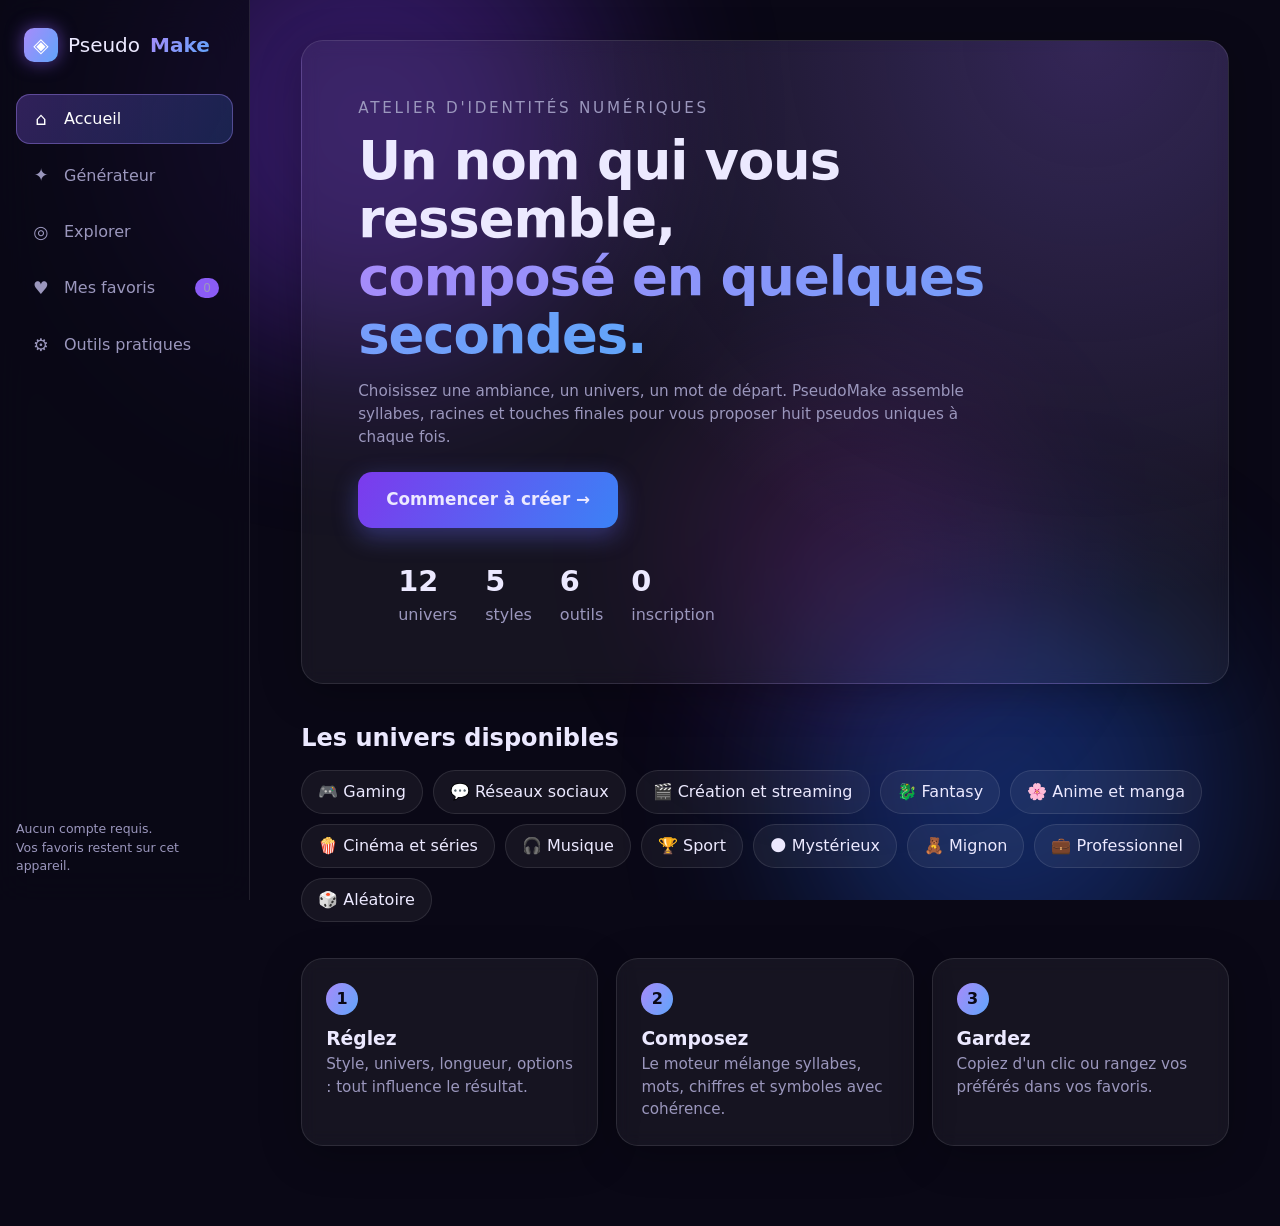
<file: index.html>
<!DOCTYPE html>
<html lang="fr">
<head>
<meta charset="UTF-8">
<meta name="viewport" content="width=device-width, initial-scale=1">
<title>PseudoMake — Votre identité, composée sur mesure</title>
<meta name="description" content="PseudoMake compose des pseudos originaux pour le jeu, les réseaux, le streaming, la fantasy et plus encore.">
<link rel="stylesheet" href="style.css">
</head>
<body>
<div class="bg"><span class="orb o1"></span><span class="orb o2"></span><span class="orb o3"></span></div>

<header class="topbar">
  <button class="brand" data-view="home" aria-label="Accueil PseudoMake"><span class="logo">◈</span>Pseudo<b>Make</b></button>
  <button id="menuBtn" class="icon-btn" aria-label="Menu">☰</button>
</header>

<aside class="sidebar" id="sidebar">
  <button class="brand" data-view="home"><span class="logo">◈</span>Pseudo<b>Make</b></button>
  <nav>
    <button class="nav-btn" data-view="home"><span>⌂</span>Accueil</button>
    <button class="nav-btn" data-view="generator"><span>✦</span>Générateur</button>
    <button class="nav-btn" data-view="explore"><span>◎</span>Explorer</button>
    <button class="nav-btn" data-view="favorites"><span>♥</span>Mes favoris <em id="favCount">0</em></button>
    <button class="nav-btn" data-view="tools"><span>⚙</span>Outils pratiques</button>
  </nav>
  <p class="side-foot">Aucun compte requis.<br>Vos favoris restent sur cet appareil.</p>
</aside>

<main>
  <!-- ACCUEIL -->
  <section class="view" id="view-home">
    <div class="hero card">
      <p class="eyebrow">Atelier d'identités numériques</p>
      <h1>Un nom qui vous ressemble,<br><span class="grad">composé en quelques secondes.</span></h1>
      <p class="lead">Choisissez une ambiance, un univers, un mot de départ. PseudoMake assemble syllabes, racines et touches finales pour vous proposer huit pseudos uniques à chaque fois.</p>
      <button class="btn primary big" id="startBtn">Commencer à créer →</button>
      <ul class="stats">
        <li><b>12</b> univers</li><li><b>5</b> styles</li><li><b>6</b> outils</li><li><b>0</b> inscription</li>
      </ul>
    </div>
    <h2>Les univers disponibles</h2>
    <div class="chips" id="homeUniverses"></div>
    <div class="grid3 steps">
      <div class="card"><span class="step">1</span><h3>Réglez</h3><p>Style, univers, longueur, options : tout influence le résultat.</p></div>
      <div class="card"><span class="step">2</span><h3>Composez</h3><p>Le moteur mélange syllabes, mots, chiffres et symboles avec cohérence.</p></div>
      <div class="card"><span class="step">3</span><h3>Gardez</h3><p>Copiez d'un clic ou rangez vos préférés dans vos favoris.</p></div>
    </div>
  </section>

  <!-- GÉNÉRATEUR -->
  <section class="view" id="view-generator">
    <h1 class="page-title">Générateur</h1>
    <div class="gen-layout">
      <form class="card settings" id="genForm" autocomplete="off">
        <fieldset><legend>Style</legend><div class="pills" id="styleList"></div></fieldset>
        <fieldset><legend>Univers</legend><div class="pills" id="universeList"></div></fieldset>
        <fieldset><legend>Mot personnalisé <small>(facultatif)</small></legend>
          <input type="text" id="customWord" maxlength="14" placeholder="Prénom, surnom, expression…">
        </fieldset>
        <fieldset><legend>Longueur</legend>
          <div class="pills" id="lengthPresets">
            <button type="button" class="pill" data-min="4" data-max="8">Court</button>
            <button type="button" class="pill active" data-min="7" data-max="12">Moyen</button>
            <button type="button" class="pill" data-min="11" data-max="20">Long</button>
          </div>
          <details class="adv"><summary>Réglage précis</summary>
            <label>Minimum : <b id="minVal">7</b> car.<input type="range" id="minLen" min="4" max="20" value="7"></label>
            <label>Maximum : <b id="maxVal">12</b> car.<input type="range" id="maxLen" min="4" max="20" value="12"></label>
          </details>
        </fieldset>
        <fieldset><legend>Options</legend>
          <label class="switch"><input type="checkbox" id="optDigits" checked><i></i>Chiffres</label>
          <label class="switch"><input type="checkbox" id="optSymbols"><i></i>Symboles</label>
          <label class="switch"><input type="checkbox" id="optPron"><i></i>Prononçable</label>
        </fieldset>
        <button type="submit" class="btn primary big" id="genBtn">✦ Générer 8 pseudos</button>
      </form>
      <div class="results-wrap">
        <div class="composing" id="composing" hidden><span></span><span></span><span></span> Composition en cours…</div>
        <div class="empty card" id="resultsEmpty"><div class="big-ico">✦</div><h3>Vos pseudos apparaîtront ici</h3><p>Réglez vos préférences puis lancez la composition.</p></div>
        <div class="results" id="results"></div>
      </div>
    </div>
  </section>

  <!-- EXPLORER -->
  <section class="view" id="view-explore">
    <h1 class="page-title">Explorer les univers</h1>
    <p class="lead">Touchez une carte : l'univers est sélectionné et une première composition démarre.</p>
    <div class="grid3" id="exploreGrid"></div>
  </section>

  <!-- FAVORIS -->
  <section class="view" id="view-favorites">
    <div class="row-between"><h1 class="page-title">Mes favoris</h1><button class="btn ghost" id="clearFavs">Tout effacer</button></div>
    <div class="favs" id="favList"></div>
    <div class="empty card" id="favEmpty"><div class="big-ico">♡</div><h3>Aucun favori pour l'instant</h3><p>Appuyez sur le cœur d'un pseudo pour le retrouver ici.</p><button class="btn primary" data-view="generator">Créer un pseudo</button></div>
  </section>

  <!-- OUTILS -->
  <section class="view" id="view-tools">
    <h1 class="page-title">Outils pratiques</h1>
    <div class="tabs" id="toolTabs">
      <button class="pill active" data-tool="symbols">Symboles</button>
      <button class="pill" data-tool="fancy">Texte stylé</button>
      <button class="pill" data-tool="emojis">Emojis</button>
      <button class="pill" data-tool="password">Mot de passe</button>
      <button class="pill" data-tool="decor">Styliser un pseudo</button>
      <button class="pill" data-tool="tester">Testeur</button>
    </div>

    <div class="card tool" id="tool-symbols"><div id="symbolBox"></div></div>

    <div class="card tool" id="tool-fancy" hidden>
      <input type="text" id="fancyInput" placeholder="Saisissez votre texte…" maxlength="40">
      <div class="list" id="fancyOut"></div>
    </div>

    <div class="card tool" id="tool-emojis" hidden><div id="emojiBox"></div></div>

    <div class="card tool" id="tool-password" hidden>
      <div class="pwd-out"><code id="pwdOut">—</code><button class="btn ghost" id="pwdCopy">Copier</button></div>
      <label>Longueur : <b id="pwdLenVal">16</b><input type="range" id="pwdLen" min="6" max="48" value="16"></label>
      <label class="switch"><input type="checkbox" id="pwdUp" checked><i></i>Majuscules</label>
      <label class="switch"><input type="checkbox" id="pwdLow" checked><i></i>Minuscules</label>
      <label class="switch"><input type="checkbox" id="pwdNum" checked><i></i>Chiffres</label>
      <label class="switch"><input type="checkbox" id="pwdSym" checked><i></i>Symboles</label>
      <button class="btn primary" id="pwdGen">Générer</button>
    </div>

    <div class="card tool" id="tool-decor" hidden>
      <input type="text" id="decorInput" placeholder="Votre pseudo existant…" maxlength="24">
      <div class="list" id="decorOut"></div>
    </div>

    <div class="card tool" id="tool-tester" hidden>
      <input type="text" id="testInput" placeholder="Testez un pseudo…" maxlength="30">
      <div id="testOut" class="test-out"></div>
    </div>
  </section>
</main>

<div class="toast" id="toast" role="status" aria-live="polite"></div>
<div class="scrim" id="scrim"></div>
<script src="app.js"></script>
</body>
</html>
</file>
<file: style.css>
:root{--bg:#0a0816;--card:rgba(255,255,255,.05);--line:rgba(255,255,255,.1);--txt:#ece9ff;--mute:#9b97bd;--v:#8b5cf6;--b:#3b82f6;--grad:linear-gradient(120deg,#a78bfa,#60a5fa);--side:250px}
*{box-sizing:border-box;margin:0}
html{scroll-behavior:smooth}
body{font-family:system-ui,-apple-system,"Segoe UI",sans-serif;background:var(--bg);color:var(--txt);min-height:100vh;line-height:1.5;overflow-x:hidden}
button,input{font:inherit;color:inherit}
button{cursor:pointer;border:0;background:none}
[hidden]{display:none!important}
.bg{position:fixed;inset:0;z-index:-1;overflow:hidden}
.orb{position:absolute;border-radius:50%;filter:blur(90px);opacity:.35;will-change:transform;animation:float 22s ease-in-out infinite}
.o1{width:480px;height:480px;background:#7c3aed;top:-120px;left:10%}
.o2{width:420px;height:420px;background:#2563eb;bottom:-100px;right:5%;animation-delay:-8s}
.o3{width:300px;height:300px;background:#c026d3;top:45%;left:55%;opacity:.18;animation-delay:-15s}
@keyframes float{50%{transform:translate(60px,-50px) scale(1.15)}}
.sidebar{position:fixed;inset:0 auto 0 0;width:var(--side);padding:24px 16px;background:rgba(10,8,22,.75);backdrop-filter:blur(18px);border-right:1px solid var(--line);display:flex;flex-direction:column;gap:28px;z-index:30;transition:transform .3s}
.brand{display:flex;align-items:center;gap:10px;font-size:1.25rem;font-weight:500;padding:4px 8px}
.brand b{background:var(--grad);-webkit-background-clip:text;background-clip:text;color:transparent;font-weight:800}
.logo{display:grid;place-items:center;width:34px;height:34px;border-radius:10px;background:var(--grad);color:#fff;box-shadow:0 0 18px rgba(139,92,246,.6)}
nav{display:flex;flex-direction:column;gap:6px}
.nav-btn{display:flex;align-items:center;gap:12px;padding:12px 14px;border-radius:14px;color:var(--mute);text-align:left;transition:.2s;position:relative}
.nav-btn span{width:22px;text-align:center;font-size:1.1rem}
.nav-btn:hover{background:var(--card);color:var(--txt)}
.nav-btn.active{background:linear-gradient(120deg,rgba(139,92,246,.3),rgba(59,130,246,.2));color:#fff;box-shadow:inset 0 0 0 1px rgba(167,139,250,.4)}
.nav-btn em{margin-left:auto;font-style:normal;font-size:.75rem;background:var(--v);border-radius:99px;padding:1px 8px}
.side-foot{margin-top:auto;font-size:.78rem;color:var(--mute)}
.topbar{display:none}
main{margin-left:var(--side);padding:40px clamp(16px,4vw,56px) 80px;max-width:1300px}
.view{display:none;animation:in .45s ease}
.view.active{display:block}
@keyframes in{from{opacity:0;transform:translateY(14px)}}
.card{background:var(--card);border:1px solid var(--line);border-radius:22px;padding:24px;backdrop-filter:blur(8px);box-shadow:0 10px 40px rgba(0,0,0,.25)}
h1{font-size:clamp(1.9rem,4.5vw,3.3rem);line-height:1.1;letter-spacing:-.02em}
.page-title{font-size:clamp(1.6rem,3vw,2.2rem);margin-bottom:20px}
h2{margin:36px 0 14px}
.grad{background:var(--grad);-webkit-background-clip:text;background-clip:text;color:transparent}
.lead{color:var(--mute);max-width:640px;margin:16px 0 24px}
.eyebrow{text-transform:uppercase;letter-spacing:.18em;font-size:.75rem;color:#a78bfa;margin-bottom:12px}
.hero{padding:clamp(24px,5vw,56px);background:radial-gradient(circle at 85% 0,rgba(139,92,246,.25),transparent 55%),var(--card)}
.stats{list-style:none;display:flex;flex-wrap:wrap;gap:28px;margin-top:32px;color:var(--mute)}
.stats b{display:block;font-size:1.8rem;color:var(--txt)}
.btn{padding:11px 20px;border-radius:14px;font-weight:600;transition:.2s}
.btn.big{padding:15px 28px;font-size:1.05rem}
.btn.primary{background:linear-gradient(120deg,#7c3aed,#3b82f6);box-shadow:0 8px 24px rgba(99,102,241,.4)}
.btn.primary:hover{transform:translateY(-2px);box-shadow:0 12px 30px rgba(99,102,241,.55)}
.btn:active{transform:scale(.97)}
.btn.ghost{border:1px solid var(--line);background:var(--card)}
.btn.ghost:hover{background:rgba(255,255,255,.1)}
.chips{display:flex;flex-wrap:wrap;gap:10px}
.chip{padding:9px 16px;border-radius:99px;border:1px solid var(--line);background:var(--card);transition:.2s}
.chip:hover{border-color:var(--c,#8b5cf6);transform:translateY(-2px)}
.grid3{display:grid;grid-template-columns:repeat(auto-fill,minmax(250px,1fr));gap:18px}
.steps{margin-top:36px}
.step{display:inline-grid;place-items:center;width:32px;height:32px;border-radius:50%;background:var(--grad);font-weight:700;margin-bottom:10px;color:#0a0816}
.card p{color:var(--mute);font-size:.95rem}
.gen-layout{display:grid;grid-template-columns:380px 1fr;gap:24px;align-items:start}
.settings{display:flex;flex-direction:column;gap:18px;position:sticky;top:24px}
fieldset{border:0;padding:0;display:flex;flex-direction:column;gap:10px}
legend{font-weight:600;margin-bottom:8px;font-size:.9rem;color:#c4b5fd}
legend small{color:var(--mute);font-weight:400}
.pills{display:flex;flex-wrap:wrap;gap:8px}
.pill{padding:8px 14px;border-radius:99px;border:1px solid var(--line);background:rgba(255,255,255,.04);font-size:.88rem;transition:.2s}
.pill:hover{border-color:#a78bfa}
.pill.active{background:linear-gradient(120deg,#7c3aed,#3b82f6);border-color:transparent;box-shadow:0 4px 16px rgba(99,102,241,.4)}
input[type=text]{width:100%;padding:13px 16px;border-radius:14px;border:1px solid var(--line);background:rgba(0,0,0,.3);outline:0;transition:.2s}
input[type=text]:focus{border-color:#8b5cf6;box-shadow:0 0 0 3px rgba(139,92,246,.25)}
input[type=range]{width:100%;accent-color:#8b5cf6;margin-top:6px}
.adv{margin-top:6px;font-size:.88rem;color:var(--mute)}
.adv summary{cursor:pointer;margin-bottom:10px}
.adv label,.tool>label{display:block;margin-bottom:8px}
.switch{display:flex;align-items:center;gap:12px;cursor:pointer;padding:4px 0}
.switch input{display:none}
.switch i{width:42px;height:24px;border-radius:99px;background:rgba(255,255,255,.15);position:relative;transition:.25s;flex:none}
.switch i::after{content:"";position:absolute;top:3px;left:3px;width:18px;height:18px;border-radius:50%;background:#fff;transition:.25s}
.switch input:checked+i{background:#7c3aed}
.switch input:checked+i::after{transform:translateX(18px)}
.results{display:grid;grid-template-columns:repeat(auto-fill,minmax(230px,1fr));gap:14px}
.res{display:flex;align-items:center;justify-content:space-between;gap:8px;padding:16px 16px 16px 20px;border-radius:18px;background:var(--card);border:1px solid var(--line);animation:pop .5s both;transition:.2s;min-width:0}
.res:hover{border-color:#a78bfa;transform:translateY(-3px);box-shadow:0 10px 30px rgba(139,92,246,.2)}
@keyframes pop{from{opacity:0;transform:translateY(16px) scale(.96)}}
.res .name{font-size:1.15rem;font-weight:600;overflow-wrap:anywhere;letter-spacing:.01em}
.acts{display:flex;gap:4px;flex:none}
.icon-btn{width:38px;height:38px;border-radius:12px;display:grid;place-items:center;transition:.2s;font-size:1rem}
.icon-btn:hover{background:rgba(255,255,255,.12)}
.icon-btn.on{color:#f472b6}
.composing{display:flex;align-items:center;gap:6px;color:#c4b5fd;padding:16px 4px}
.composing span{width:9px;height:9px;border-radius:50%;background:#a78bfa;animation:bounce 1s infinite}
.composing span:nth-child(2){animation-delay:.15s}.composing span:nth-child(3){animation-delay:.3s;margin-right:8px}
@keyframes bounce{50%{transform:translateY(-8px);opacity:.4}}
.empty{text-align:center;padding:48px 20px}
.big-ico{font-size:2.6rem;background:var(--grad);-webkit-background-clip:text;background-clip:text;color:transparent}
.empty .btn{margin-top:16px}
.row-between{display:flex;justify-content:space-between;align-items:center;gap:10px;flex-wrap:wrap}
.favs{display:grid;grid-template-columns:repeat(auto-fill,minmax(230px,1fr));gap:14px}
.uni{position:relative;overflow:hidden;text-align:left;padding:24px;border-radius:22px;border:1px solid var(--line);background:linear-gradient(155deg,color-mix(in srgb,var(--c) 30%,transparent),rgba(255,255,255,.03));transition:.25s;display:block;width:100%}
.uni:hover{transform:translateY(-5px);border-color:var(--c);box-shadow:0 14px 40px color-mix(in srgb,var(--c) 35%,transparent)}
.uni .ic{font-size:2.2rem;display:block;margin-bottom:10px}
.uni h3{margin-bottom:4px}
.uni p{color:var(--mute);font-size:.9rem}
.uni .go{display:inline-block;margin-top:12px;font-size:.85rem;color:var(--c);font-weight:600}
.tabs{display:flex;flex-wrap:wrap;gap:8px;margin-bottom:18px}
.tool{display:flex;flex-direction:column;gap:14px}
.cat{margin-bottom:14px}
.cat h4{color:#c4b5fd;margin-bottom:8px;font-size:.85rem;text-transform:uppercase;letter-spacing:.1em}
.cells{display:flex;flex-wrap:wrap;gap:6px}
.cell{min-width:42px;height:42px;padding:0 8px;border-radius:12px;border:1px solid var(--line);background:rgba(255,255,255,.04);font-size:1.2rem;transition:.15s}
.cell:hover{background:var(--v);transform:scale(1.15)}
.list{display:flex;flex-direction:column;gap:8px}
.row{display:flex;justify-content:space-between;align-items:center;gap:10px;padding:12px 16px;border-radius:14px;background:rgba(0,0,0,.25);border:1px solid var(--line)}
.row span{overflow-wrap:anywhere}
.pwd-out{display:flex;gap:10px;align-items:center;justify-content:space-between;padding:14px;border-radius:14px;background:rgba(0,0,0,.35)}
.pwd-out code{font-size:1.1rem;overflow-wrap:anywhere;font-family:ui-monospace,monospace}
.test-out{display:grid;grid-template-columns:repeat(auto-fill,minmax(200px,1fr));gap:12px}
.metric{padding:14px;border-radius:14px;background:rgba(0,0,0,.25);border:1px solid var(--line)}
.metric b{display:block;font-size:.8rem;color:var(--mute);font-weight:500}
.metric strong{font-size:1.1rem}
.bar{height:6px;border-radius:9px;background:rgba(255,255,255,.1);margin-top:8px;overflow:hidden}
.bar i{display:block;height:100%;background:var(--grad);transition:width .4s}
.toast{position:fixed;left:50%;bottom:28px;transform:translate(-50%,30px);background:#1e1b3a;border:1px solid #a78bfa;padding:12px 22px;border-radius:99px;opacity:0;pointer-events:none;transition:.3s;z-index:60;max-width:90vw}
.toast.show{opacity:1;transform:translate(-50%,0)}
.toast.err{border-color:#f87171}
.scrim{display:none}
@media(max-width:1000px){.gen-layout{grid-template-columns:1fr}.settings{position:static}}
@media(max-width:820px){
  .topbar{display:flex;justify-content:space-between;align-items:center;position:sticky;top:0;padding:10px 16px;background:rgba(10,8,22,.85);backdrop-filter:blur(14px);border-bottom:1px solid var(--line);z-index:20}
  .sidebar{transform:translateX(-100%);width:270px}
  .sidebar.open{transform:none}
  .scrim.show{display:block;position:fixed;inset:0;background:rgba(0,0,0,.6);z-index:25}
  main{margin-left:0;padding-top:24px}
}
@media(prefers-reduced-motion:reduce){*{animation:none!important;transition:none!important}}
</file>
